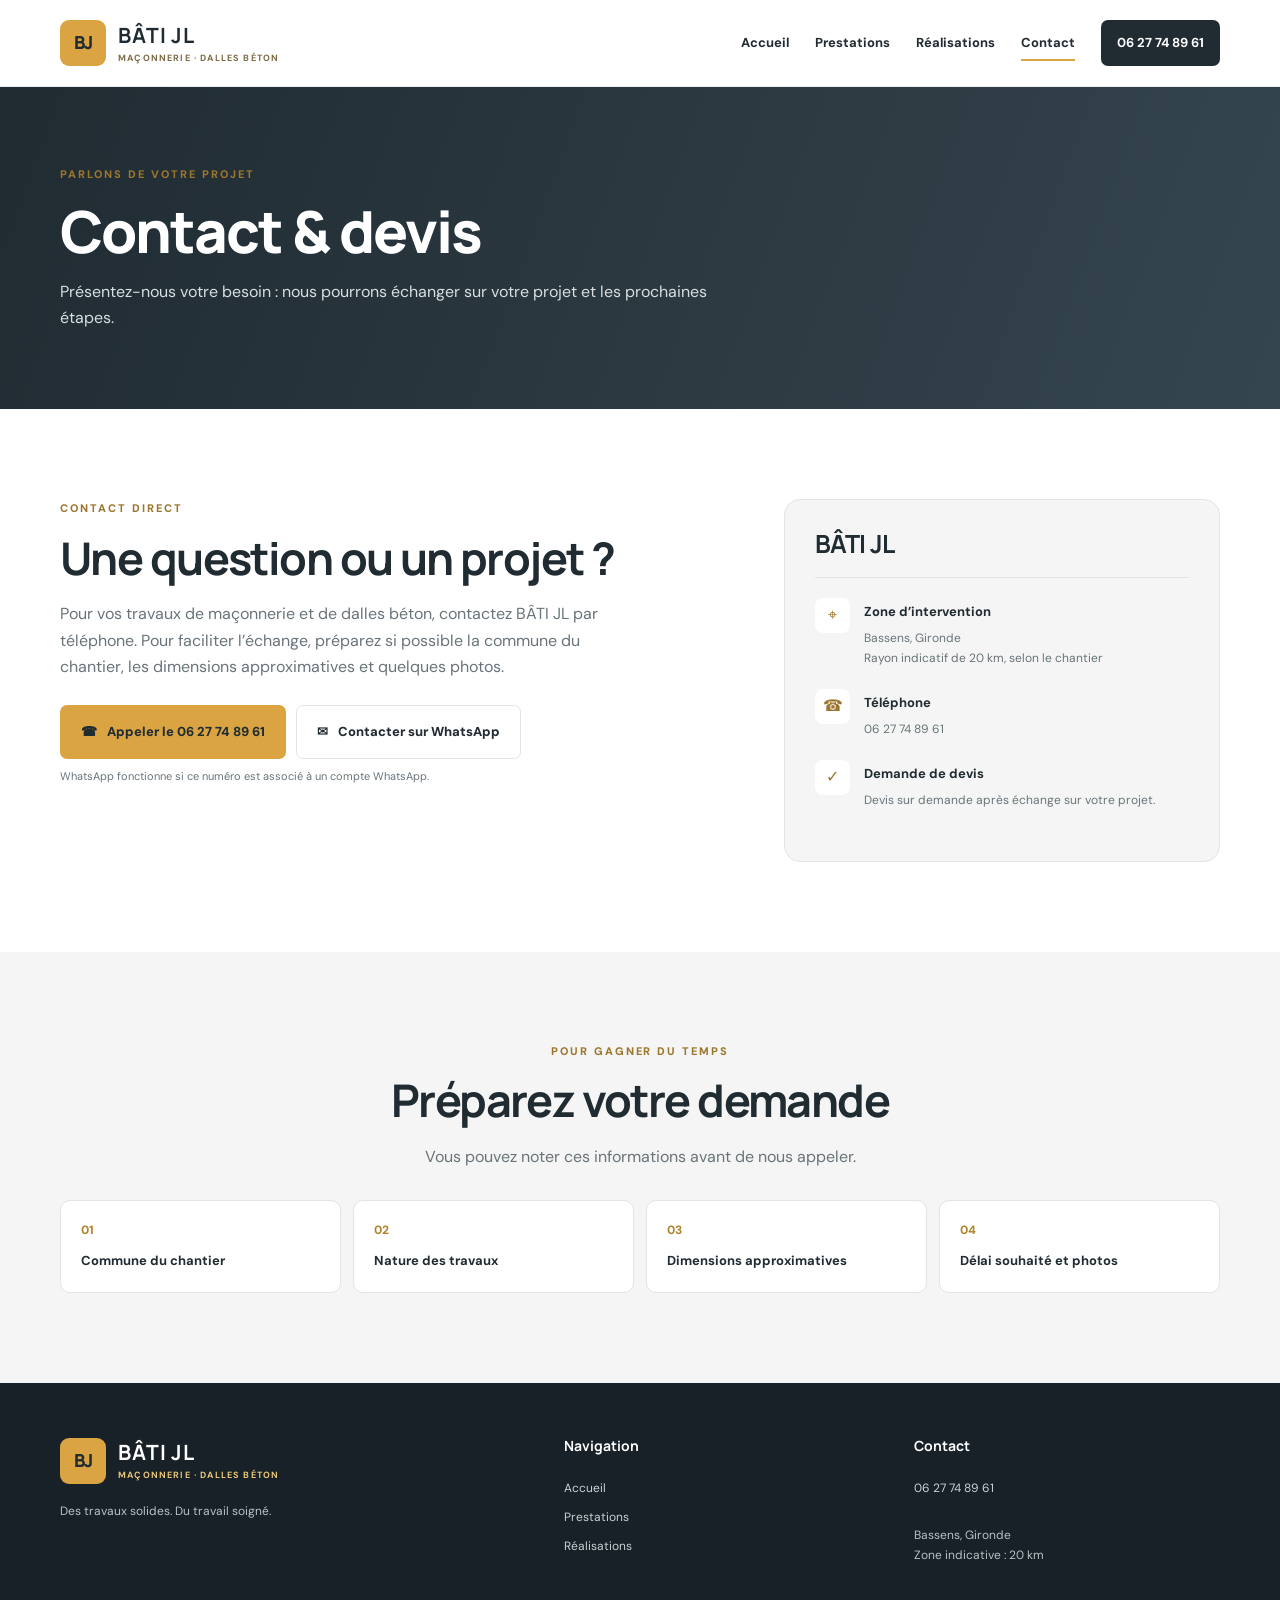
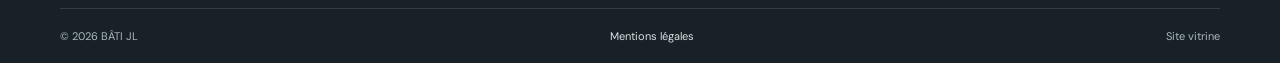
<file: contact.html>
<!doctype html>
<html lang="fr"><head><meta charset="utf-8"><meta name="viewport" content="width=device-width, initial-scale=1"><meta name="description" content="Contactez BÂTI JL à Bassens pour vos travaux de maçonnerie et dalles béton."><title>Contact et devis | BÂTI JL</title><link rel="stylesheet" href="styles.css"></head>
<body><a class="skip-link" href="#contenu">Aller au contenu</a><header class="site-header"><div class="container nav-wrap"><a class="brand" href="index.html"><span class="brand-mark">BJ</span><span class="brand-copy"><strong>BÂTI JL</strong><small>MAÇONNERIE · DALLES BÉTON</small></span></a><button class="menu-toggle" aria-expanded="false" aria-controls="main-nav" aria-label="Ouvrir le menu">☰</button><nav id="main-nav" class="main-nav"><a href="index.html">Accueil</a><a href="prestations.html">Prestations</a><a href="realisations.html">Réalisations</a><a class="active" href="contact.html">Contact</a><a class="nav-phone" href="tel:+33627748961">06 27 74 89 61</a></nav></div></header>
<main id="contenu"><section class="page-hero"><div class="container"><p class="eyebrow">PARLONS DE VOTRE PROJET</p><h1>Contact & devis</h1><p>Présentez-nous votre besoin : nous pourrons échanger sur votre projet et les prochaines étapes.</p></div></section>
<section class="section container contact-layout"><div class="contact-main"><p class="eyebrow">CONTACT DIRECT</p><h2>Une question ou un projet ?</h2><p>Pour vos travaux de maçonnerie et de dalles béton, contactez BÂTI JL par téléphone. Pour faciliter l’échange, préparez si possible la commune du chantier, les dimensions approximatives et quelques photos.</p><a class="button button-gold button-large" href="tel:+33627748961"><span aria-hidden="true">☎</span> Appeler le 06 27 74 89 61</a><a class="button button-outline-dark button-large" href="https://wa.me/33627748961" target="_blank" rel="noopener"><span aria-hidden="true">✉</span> Contacter sur WhatsApp</a><p class="small-note">WhatsApp fonctionne si ce numéro est associé à un compte WhatsApp.</p></div><aside class="contact-card"><h3>BÂTI JL</h3><div class="contact-line"><span class="contact-icon">⌖</span><div><strong>Zone d’intervention</strong><p>Bassens, Gironde<br>Rayon indicatif de 20 km, selon le chantier</p></div></div><div class="contact-line"><span class="contact-icon">☎</span><div><strong>Téléphone</strong><p><a href="tel:+33627748961">06 27 74 89 61</a></p></div></div><div class="contact-line"><span class="contact-icon">✓</span><div><strong>Demande de devis</strong><p>Devis sur demande après échange sur votre projet.</p></div></div></aside></section>
<section class="section section-soft"><div class="container"><div class="section-heading centered"><p class="eyebrow">POUR GAGNER DU TEMPS</p><h2>Préparez votre demande</h2><p class="section-subtitle">Vous pouvez noter ces informations avant de nous appeler.</p></div><div class="check-grid"><div>01 <strong>Commune du chantier</strong></div><div>02 <strong>Nature des travaux</strong></div><div>03 <strong>Dimensions approximatives</strong></div><div>04 <strong>Délai souhaité et photos</strong></div></div></div></section></main>
<footer class="site-footer"><div class="container footer-grid"><div><a class="brand brand-footer" href="index.html"><span class="brand-mark">BJ</span><span class="brand-copy"><strong>BÂTI JL</strong><small>MAÇONNERIE · DALLES BÉTON</small></span></a><p>Des travaux solides. Du travail soigné.</p></div><div><h3>Navigation</h3><a href="index.html">Accueil</a><a href="prestations.html">Prestations</a><a href="realisations.html">Réalisations</a></div><div><h3>Contact</h3><a href="tel:+33627748961">06 27 74 89 61</a><p>Bassens, Gironde<br>Zone indicative : 20 km</p></div></div><div class="container footer-bottom"><span>© <span id="year"></span> BÂTI JL</span><a href="mentions-legales.html">Mentions légales</a><span>Site vitrine</span></div></footer><script src="script.js"></script></body></html>
</file>
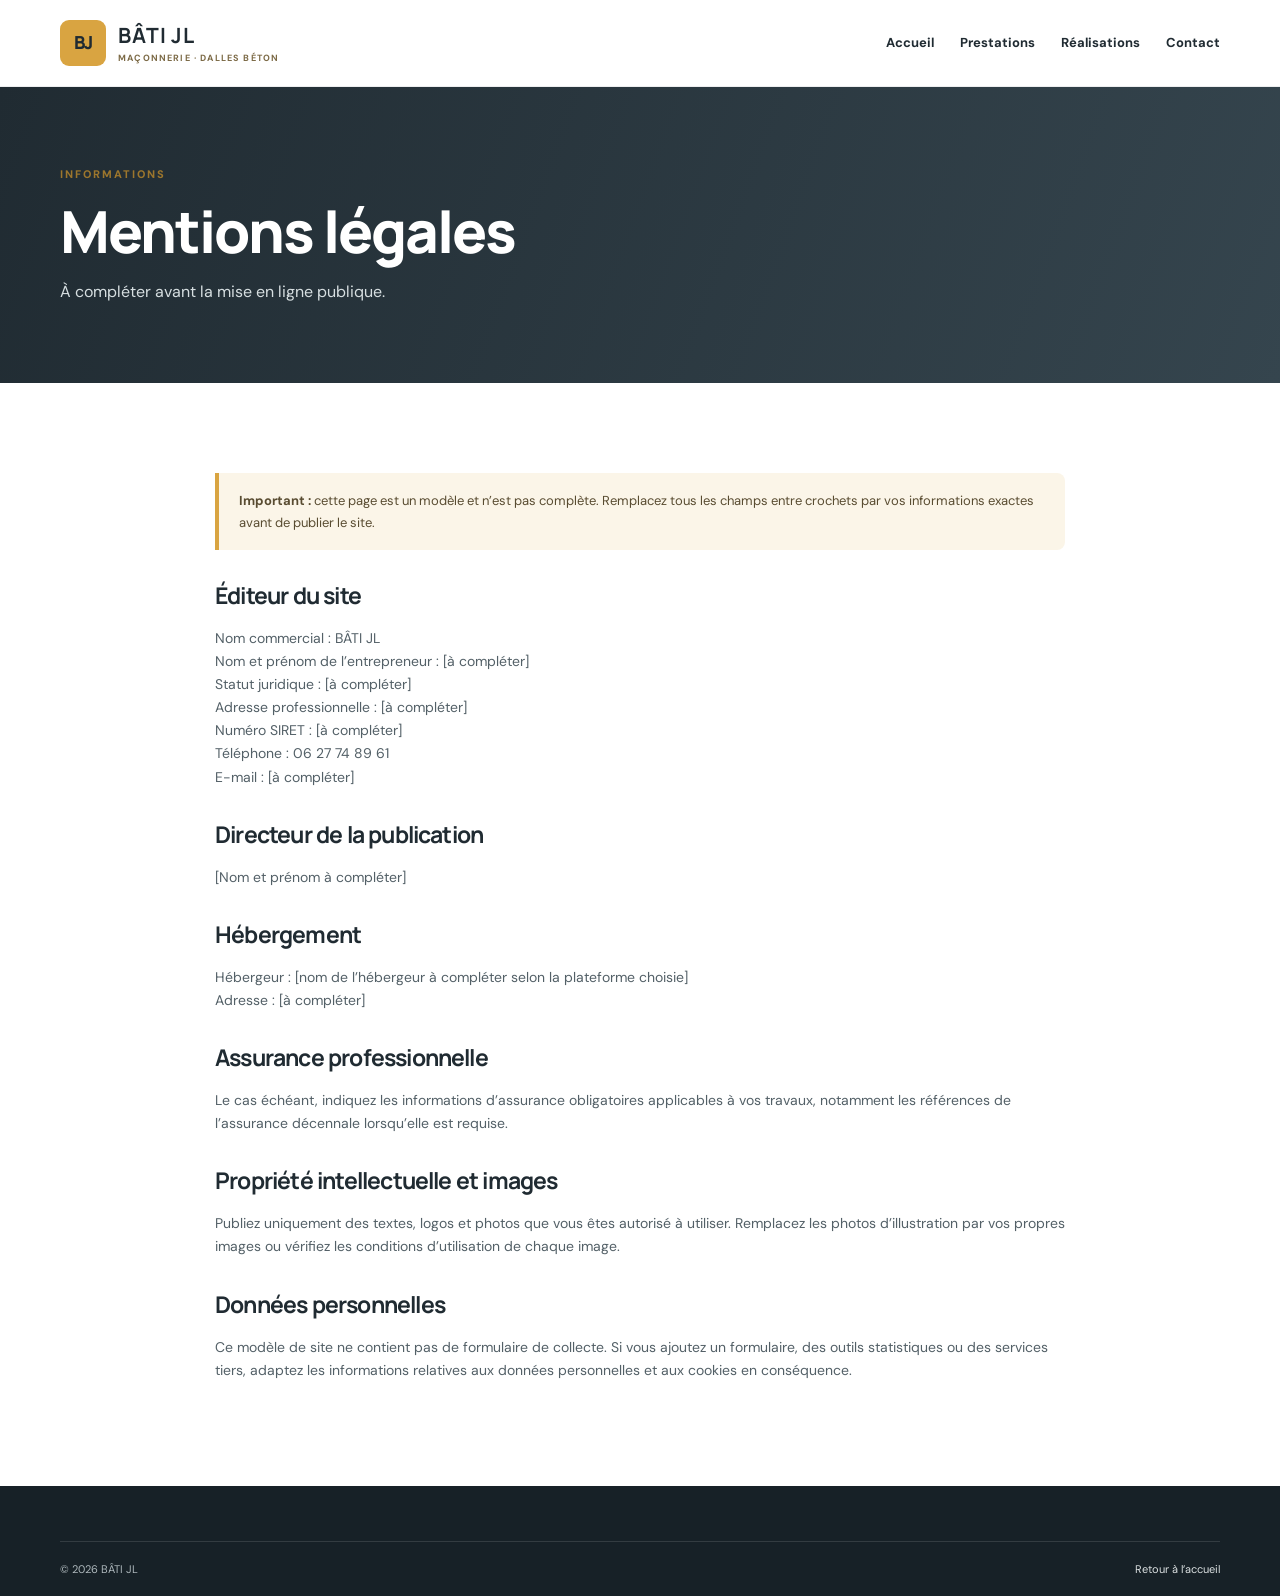
<file: mentions-legales.html>
<!doctype html>
<html lang="fr"><head><meta charset="utf-8"><meta name="viewport" content="width=device-width, initial-scale=1"><title>Mentions légales | BÂTI JL</title><link rel="stylesheet" href="styles.css"></head>
<body><header class="site-header"><div class="container nav-wrap"><a class="brand" href="index.html"><span class="brand-mark">BJ</span><span class="brand-copy"><strong>BÂTI JL</strong><small>MAÇONNERIE · DALLES BÉTON</small></span></a><nav class="main-nav"><a href="index.html">Accueil</a><a href="prestations.html">Prestations</a><a href="realisations.html">Réalisations</a><a href="contact.html">Contact</a></nav></div></header><main id="contenu"><section class="page-hero"><div class="container"><p class="eyebrow">INFORMATIONS</p><h1>Mentions légales</h1><p>À compléter avant la mise en ligne publique.</p></div></section><section class="section container legal-copy"><div class="notice"><strong>Important :</strong> cette page est un modèle et n’est pas complète. Remplacez tous les champs entre crochets par vos informations exactes avant de publier le site.</div><h2>Éditeur du site</h2><p>Nom commercial : BÂTI JL<br>Nom et prénom de l’entrepreneur : [à compléter]<br>Statut juridique : [à compléter]<br>Adresse professionnelle : [à compléter]<br>Numéro SIRET : [à compléter]<br>Téléphone : 06 27 74 89 61<br>E-mail : [à compléter]</p><h2>Directeur de la publication</h2><p>[Nom et prénom à compléter]</p><h2>Hébergement</h2><p>Hébergeur : [nom de l’hébergeur à compléter selon la plateforme choisie]<br>Adresse : [à compléter]</p><h2>Assurance professionnelle</h2><p>Le cas échéant, indiquez les informations d’assurance obligatoires applicables à vos travaux, notamment les références de l’assurance décennale lorsqu’elle est requise.</p><h2>Propriété intellectuelle et images</h2><p>Publiez uniquement des textes, logos et photos que vous êtes autorisé à utiliser. Remplacez les photos d’illustration par vos propres images ou vérifiez les conditions d’utilisation de chaque image.</p><h2>Données personnelles</h2><p>Ce modèle de site ne contient pas de formulaire de collecte. Si vous ajoutez un formulaire, des outils statistiques ou des services tiers, adaptez les informations relatives aux données personnelles et aux cookies en conséquence.</p></section></main><footer class="site-footer"><div class="container footer-bottom"><span>© <span id="year"></span> BÂTI JL</span><a href="index.html">Retour à l’accueil</a></div></footer><script src="script.js"></script></body></html>
</file>
<file: styles.css>
@import url('https://fonts.googleapis.com/css2?family=DM+Sans:wght@400;500;600;700&family=Manrope:wght@400;500;600;700;800&display=swap');
:root{--ink:#202b32;--ink-2:#2b3942;--gold:#d9a441;--gold-light:#e9c779;--paper:#fff;--soft:#f4f5f4;--muted:#69747a;--line:#e1e5e5;--radius:16px;--shadow:0 18px 45px rgba(20,32,38,.10)}
*{box-sizing:border-box}html{scroll-behavior:smooth}body{margin:0;color:var(--ink);background:var(--paper);font-family:"DM Sans",Arial,sans-serif;line-height:1.65}img{display:block;max-width:100%}a{color:inherit;text-decoration:none}.container{width:min(1160px,calc(100% - 44px));margin-inline:auto}.skip-link{position:absolute;left:-9999px;top:0;background:#fff;padding:10px;z-index:100}.skip-link:focus{left:10px}.site-header{background:#fff;position:sticky;top:0;z-index:50;border-bottom:1px solid rgba(32,43,50,.08)}.nav-wrap{min-height:86px;display:flex;align-items:center;justify-content:space-between;gap:28px}.brand{display:inline-flex;align-items:center;gap:12px;flex-shrink:0}.brand-mark{width:46px;height:46px;display:grid;place-items:center;background:var(--gold);color:var(--ink);font-family:Manrope,sans-serif;font-weight:800;font-size:18px;letter-spacing:-1px;border-radius:9px}.brand-copy{display:flex;flex-direction:column;line-height:1.2}.brand-copy strong{font-family:Manrope,sans-serif;font-size:21px;letter-spacing:.04em}.brand-copy small{margin-top:5px;font-size:9px;letter-spacing:.13em;font-weight:700;color:#7c6a46}.main-nav{display:flex;align-items:center;gap:26px;font-size:13px;font-weight:700}.main-nav>a:not(.nav-phone){padding:10px 0;position:relative}.main-nav>a.active:after,.main-nav>a:not(.nav-phone):hover:after{content:"";position:absolute;bottom:3px;left:0;right:0;height:2px;background:var(--gold)}.nav-phone{background:var(--ink);color:white;padding:12px 16px;border-radius:7px;white-space:nowrap}.nav-phone:hover,.button-dark:hover{background:#354650}.menu-toggle{display:none;border:0;background:transparent;font-size:27px;color:var(--ink);cursor:pointer}.hero{min-height:590px;position:relative;display:flex;align-items:center;background:#28363e url("https://images.unsplash.com/photo-1504307651254-35680f356dfd?auto=format&fit=crop&w=2000&q=90") center 55%/cover no-repeat;color:#fff}.hero-overlay{position:absolute;inset:0;background:linear-gradient(90deg,rgba(19,29,35,.91) 0%,rgba(19,29,35,.72) 47%,rgba(19,29,35,.18) 100%)}.hero-content{position:relative;padding-block:85px}.eyebrow{margin:0 0 15px;color:#9c762d;font-size:11px;letter-spacing:.18em;font-weight:800}.hero .eyebrow,.cta-band .eyebrow{color:var(--gold-light)}h1,h2,h3,p{margin-top:0}h1,h2,h3{font-family:Manrope,Arial,sans-serif;line-height:1.13;letter-spacing:-.035em}h1{font-size:clamp(42px,5.4vw,72px);margin-bottom:20px;font-weight:800;max-width:740px}h1 span,h2 span{color:var(--gold)}.hero-lead{max-width:560px;font-size:18px;color:#e3e8e9;margin-bottom:30px}.hero-actions{display:flex;flex-wrap:wrap;gap:12px}.button{display:inline-flex;justify-content:center;align-items:center;gap:10px;min-height:48px;padding:13px 20px;border-radius:7px;font-size:13px;font-weight:800;transition:transform .2s,background .2s;border:1px solid transparent;cursor:pointer}.button:hover{transform:translateY(-2px)}.button-gold{background:var(--gold);color:#202b32}.button-gold:hover{background:#e8b858}.button-outline{border-color:rgba(255,255,255,.65);color:#fff;background:rgba(255,255,255,.04)}.button-outline:hover{background:rgba(255,255,255,.12)}.button-dark{background:var(--ink);color:#fff}.button-outline-dark{border-color:var(--line);color:var(--ink);background:#fff}.hero-note{margin:26px 0 0;font-size:12px;color:#e2e7e8}.pin{color:var(--gold);font-size:10px;margin-right:7px}.hero-caption{position:absolute;right:25px;bottom:22px;color:#fff;font-size:10px;font-weight:800;letter-spacing:.15em}.hero-caption span{font-weight:500;color:#e5e7e7}.trust-strip{background:var(--ink);color:#fff}.trust-grid{display:grid;grid-template-columns:repeat(3,1fr);gap:18px;padding-block:23px}.trust-grid>div{display:flex;align-items:center;justify-content:center;gap:11px;font-size:12px;font-weight:600}.trust-icon{width:27px;height:27px;display:grid;place-items:center;border:1px solid var(--gold);color:var(--gold);border-radius:50%;font-weight:800}.section{padding-block:90px}.intro{display:grid;grid-template-columns:1fr 1fr;gap:80px;align-items:center}.section-heading h2,.intro h2,.split h2,.detail-copy h2,.contact-main h2{font-size:clamp(31px,3.6vw,45px);margin-bottom:18px}.intro-copy{color:#59666c;font-size:15px}.text-link{display:inline-flex;gap:8px;align-items:center;color:#6f5017;font-weight:800;font-size:13px;border-bottom:1px solid #d9a441;padding-bottom:4px;margin-top:8px}.text-link:hover{color:#202b32}.section-soft{background:var(--soft)}.centered{text-align:center}.section-subtitle{color:var(--muted);max-width:570px;margin:0 auto}.cards-grid{display:grid;grid-template-columns:repeat(3,1fr);gap:24px;margin-top:42px}.service-card{background:#fff;border-radius:var(--radius);overflow:hidden;box-shadow:0 5px 25px rgba(20,32,38,.05);border:1px solid #e9eceb}.service-card>img{width:100%;height:220px;object-fit:cover}.card-body{padding:25px}.card-number{color:#b58a35;font-size:11px;font-weight:800;letter-spacing:.15em}.card-body h3{font-size:22px;margin:10px 0}.card-body p{font-size:13px;color:var(--muted);min-height:66px}.split{display:grid;grid-template-columns:1.02fr .98fr;gap:80px;align-items:center}.split-image{position:relative}.split-image>img{width:100%;height:440px;object-fit:cover;border-radius:var(--radius)}.image-label{position:absolute;bottom:20px;left:20px;background:#fff;padding:15px 19px;display:flex;flex-direction:column;border-left:4px solid var(--gold);box-shadow:var(--shadow)}.image-label strong{font-family:Manrope,sans-serif;font-size:17px}.image-label span{font-size:11px;color:var(--muted)}.split-copy p:not(.eyebrow){color:var(--muted)}.check-list{list-style:none;padding:0;margin:23px 0 28px}.check-list li{margin:10px 0;font-size:14px}.check-list li:before{content:"✓";color:#a77b25;font-weight:800;margin-right:11px}.cta-band{background:var(--ink);color:#fff;padding-block:55px}.cta-content{display:flex;align-items:center;justify-content:space-between;gap:35px}.cta-content h2{font-size:clamp(26px,3vw,38px);max-width:700px;margin-bottom:10px}.cta-content p:not(.eyebrow){color:#cbd2d4;margin-bottom:0}.site-footer{background:#172127;color:#fff;padding-top:55px}.footer-grid{display:grid;grid-template-columns:1.5fr 1fr 1fr;gap:45px;padding-bottom:42px}.brand-footer .brand-copy strong{color:#fff}.brand-footer .brand-copy small{color:var(--gold-light)}.footer-grid p{color:#b9c2c5;font-size:12px;margin:18px 0 0}.footer-grid h3{font-size:14px;letter-spacing:0;margin-bottom:17px}.footer-grid>div:not(:first-child){display:flex;flex-direction:column;align-items:flex-start;gap:9px}.footer-grid>div>a:not(.brand){font-size:12px;color:#cbd2d4}.footer-grid a:hover,.footer-bottom a:hover{color:var(--gold-light)}.footer-bottom{display:flex;justify-content:space-between;gap:20px;border-top:1px solid rgba(255,255,255,.12);padding-block:18px;color:#aeb8bc;font-size:11px}.footer-bottom a{color:#dce1e2}.page-hero{background:linear-gradient(110deg,#202b32,#35454e);color:#fff;padding-block:78px}.page-hero h1{font-size:clamp(39px,5vw,58px);margin-bottom:15px}.page-hero p:not(.eyebrow){color:#d7dfe1;max-width:650px;margin-bottom:0}.service-detail{display:grid;grid-template-columns:1fr 1fr;gap:65px;align-items:center}.detail-image img{width:100%;height:390px;object-fit:cover;border-radius:var(--radius)}.detail-copy p:not(.eyebrow){color:var(--muted)}.reverse .detail-image{order:2}.reverse .detail-copy{order:1}.notice{padding:17px 20px;border-left:4px solid var(--gold);background:#fbf5e8;color:#594c31;font-size:13px;margin-bottom:30px;border-radius:0 8px 8px 0}.gallery-grid{display:grid;grid-template-columns:repeat(3,1fr);gap:22px}.gallery-item{margin:0;border:1px solid var(--line);border-radius:12px;overflow:hidden;background:#fff}.gallery-item img{width:100%;height:230px;object-fit:cover}.gallery-item figcaption{display:flex;flex-direction:column;padding:15px 17px}.gallery-item figcaption strong{font-family:Manrope,sans-serif}.gallery-item figcaption span{font-size:11px;color:var(--muted);margin-top:4px}.centered-actions{text-align:center;margin-top:38px}.contact-layout{display:grid;grid-template-columns:1.2fr .8fr;gap:70px;align-items:start}.contact-main>p:not(.eyebrow){color:var(--muted);max-width:580px}.button-large{margin:8px 10px 8px 0;min-height:54px}.small-note{font-size:11px!important;color:var(--muted)}.contact-card{padding:30px;background:var(--soft);border-radius:var(--radius);border:1px solid var(--line)}.contact-card h3{font-size:25px;border-bottom:1px solid var(--line);padding-bottom:18px;margin-bottom:20px}.contact-line{display:flex;gap:14px;margin:20px 0}.contact-icon{width:35px;height:35px;display:grid;place-items:center;background:#fff;color:#9c762d;border-radius:8px;flex-shrink:0}.contact-line strong{font-size:13px}.contact-line p{font-size:12px;color:var(--muted);margin:5px 0 0}.check-grid{display:grid;grid-template-columns:repeat(4,1fr);gap:12px;margin-top:30px}.check-grid div{background:#fff;border:1px solid var(--line);border-radius:10px;padding:20px;color:#b1842e;font-weight:800;font-size:12px}.check-grid strong{display:block;color:var(--ink);margin-top:9px;font-size:13px}.legal-copy{max-width:850px}.legal-copy h2{font-size:23px;margin-top:32px}.legal-copy p{color:#536067;font-size:14px}
@media(max-width:900px){.main-nav{gap:15px}.nav-wrap{gap:15px}.intro,.split{gap:40px}.service-detail{gap:35px}.hero{min-height:550px}.cards-grid{gap:15px}.card-body{padding:20px}.card-body p{min-height:90px}}
@media(max-width:720px){.container{width:min(100% - 32px,560px)}.nav-wrap{min-height:74px;flex-wrap:wrap}.brand-mark{width:41px;height:41px}.brand-copy strong{font-size:18px}.menu-toggle{display:block}.main-nav{display:none;width:100%;padding:0 0 18px;flex-direction:column;align-items:stretch;gap:4px}.main-nav.open{display:flex}.main-nav>a:not(.nav-phone){padding:10px 0}.main-nav>a.active:after,.main-nav>a:not(.nav-phone):hover:after{display:none}.nav-phone{text-align:center;margin-top:6px}.hero{min-height:600px;background-position:58% center}.hero-overlay{background:linear-gradient(90deg,rgba(19,29,35,.92),rgba(19,29,35,.65))}.hero-content{padding-block:65px}.hero-lead{font-size:16px}.hero-actions{flex-direction:column;align-items:stretch;max-width:350px}.hero-caption{display:none}.trust-grid{grid-template-columns:1fr;gap:13px;padding-block:20px}.trust-grid>div{justify-content:flex-start}.section{padding-block:62px}.intro,.split,.service-detail,.contact-layout{grid-template-columns:1fr;gap:28px}.intro{gap:10px}.cards-grid{grid-template-columns:1fr;gap:18px;margin-top:30px}.service-card>img{height:230px}.card-body p{min-height:0}.split-image>img{height:300px}.cta-content{align-items:flex-start;flex-direction:column}.cta-content .button{width:100%}.footer-grid{grid-template-columns:1fr 1fr;gap:30px 20px}.footer-grid>div:first-child{grid-column:1/-1}.footer-bottom{flex-wrap:wrap}.page-hero{padding-block:58px}.detail-image img{height:270px}.reverse .detail-image,.reverse .detail-copy{order:initial}.gallery-grid{grid-template-columns:1fr 1fr;gap:12px}.gallery-item img{height:170px}.gallery-item figcaption{padding:12px}.check-grid{grid-template-columns:1fr 1fr}.contact-layout{gap:35px}.button-large{width:100%;margin-right:0}.contact-card{padding:23px}}
@media(max-width:420px){.gallery-grid{grid-template-columns:1fr}.gallery-item img{height:220px}.footer-grid{grid-template-columns:1fr}.footer-grid>div:first-child{grid-column:auto}.hero h1{font-size:42px}}
</file>
